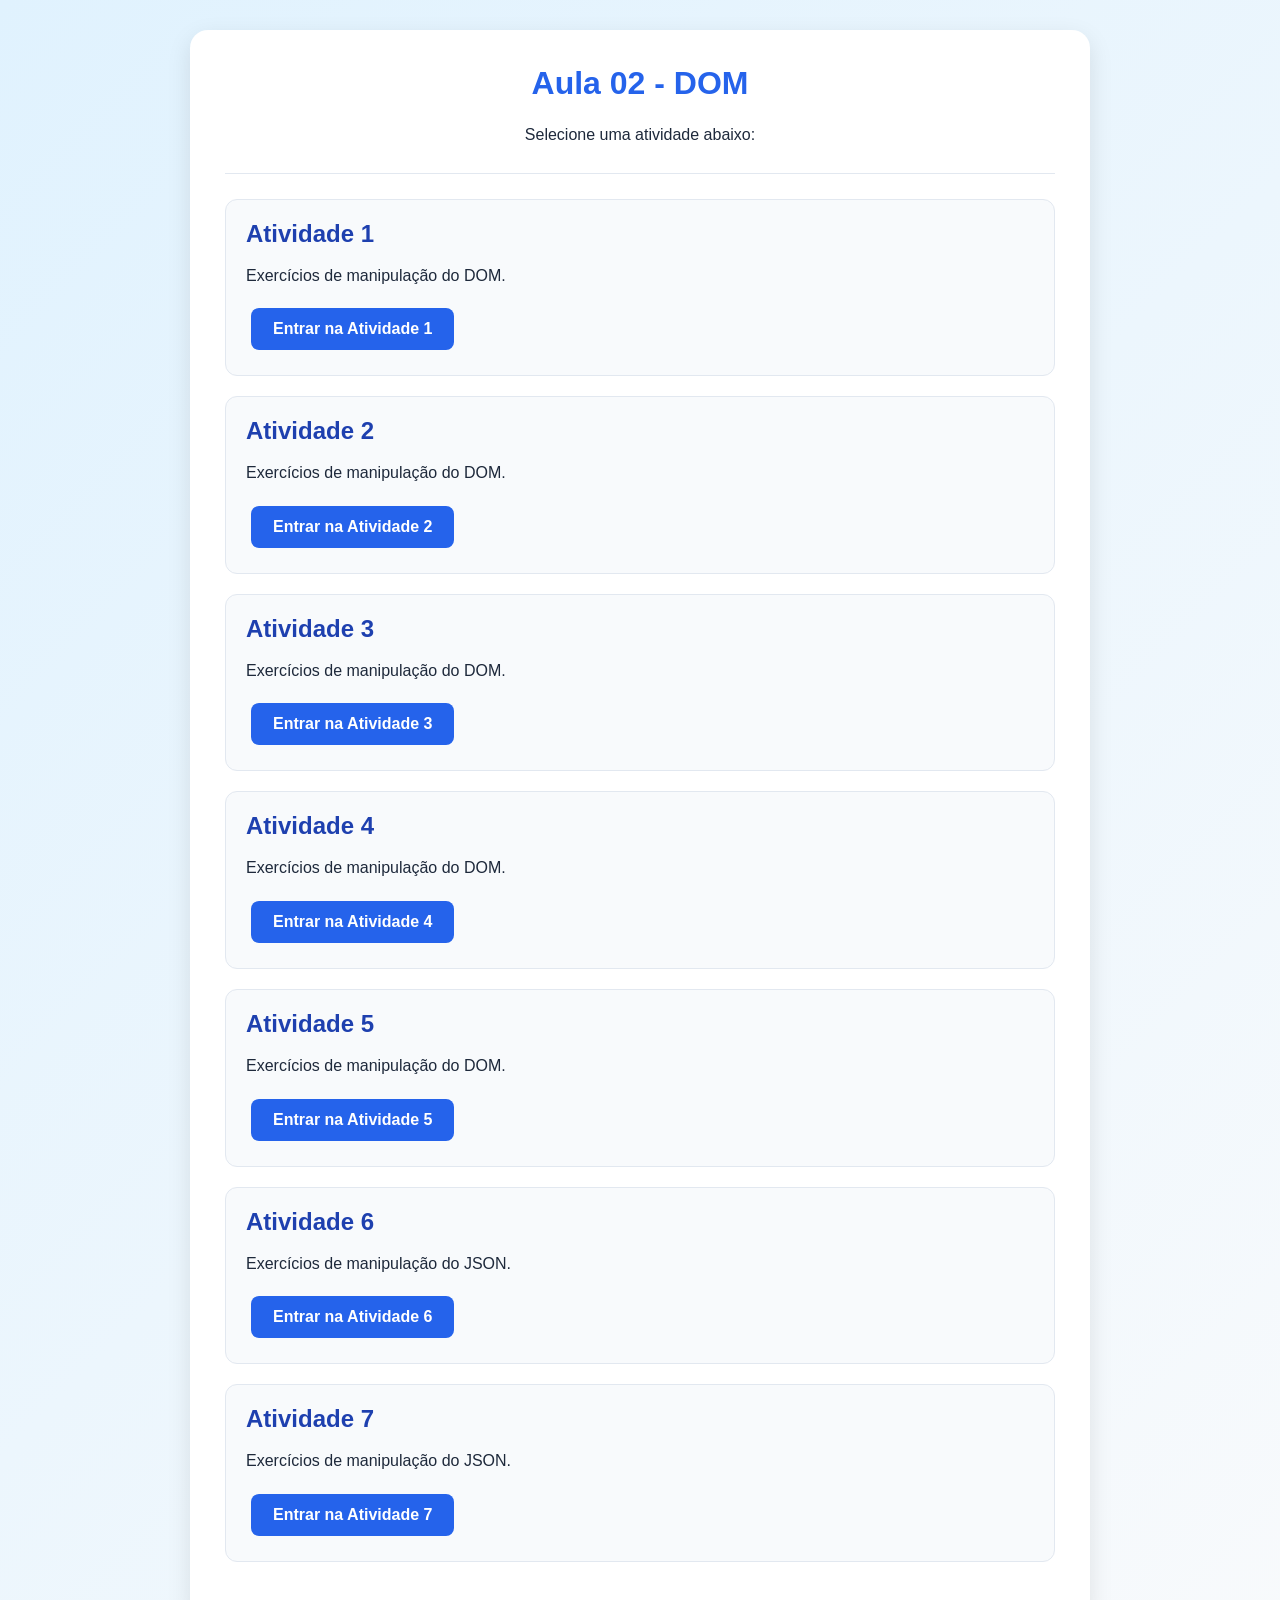
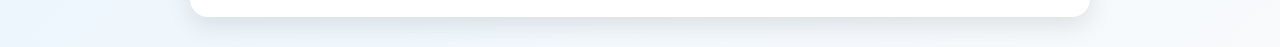
<file: aula02/index.html>
<!DOCTYPE html>
<html lang="pt-BR">

<head>
    <meta charset="UTF-8">
    <meta name="viewport" content="width=device-width, initial-scale=1.0">

    <title>Atividades</title>

    <link rel="stylesheet" href="css/style.css">
</head>

<body>

    <div class="container">

        <h1>Aula 02 - DOM</h1>

        <p class="centralizado">
            Selecione uma atividade abaixo:
        </p>

        <hr>

        <div class="card">
            <h2>Atividade 1</h2>
            <p>Exercícios de manipulação do DOM.</p>

            <a href="atividades/atividade1_dom/index.html">
                <button>Entrar na Atividade 1</button>
            </a>
        </div>

        <div class="card">
            <h2>Atividade 2</h2>
            <p>Exercícios de manipulação do DOM.</p>

            <a href="atividades/atividade2_dom/index.html">
                <button>Entrar na Atividade 2</button>
            </a>
        </div>

        <div class="card">
            <h2>Atividade 3</h2>
            <p>Exercícios de manipulação do DOM.</p>

            <a href="atividades/atividade3_dom/index.html">
                <button>Entrar na Atividade 3</button>
            </a>
        </div>

        <div class="card">
            <h2>Atividade 4</h2>
            <p>Exercícios de manipulação do DOM.</p>

            <a href="atividades/atividade4_dom/index.html">
                <button>Entrar na Atividade 4</button>
            </a>
        </div>

        <div class="card">
            <h2>Atividade 5</h2>
            <p>Exercícios de manipulação do DOM.</p>

            <a href="atividades/atividade5_dom/index.html">
                <button>Entrar na Atividade 5</button>
            </a>
        </div>

        <div class="card">
            <h2>Atividade 6</h2>
            <p>Exercícios de manipulação do JSON.</p>

            <a href="atividades/atividade6_json/index.html">
                <button>Entrar na Atividade 6</button>
            </a>
        </div>

        <div class="card">
            <h2>Atividade 7</h2>
            <p>Exercícios de manipulação do JSON.</p>

            <a href="atividades/atividade7_json/index.html">
                <button>Entrar na Atividade 7</button>
            </a>
        </div>

    </div>

</body>

</html>
</file>
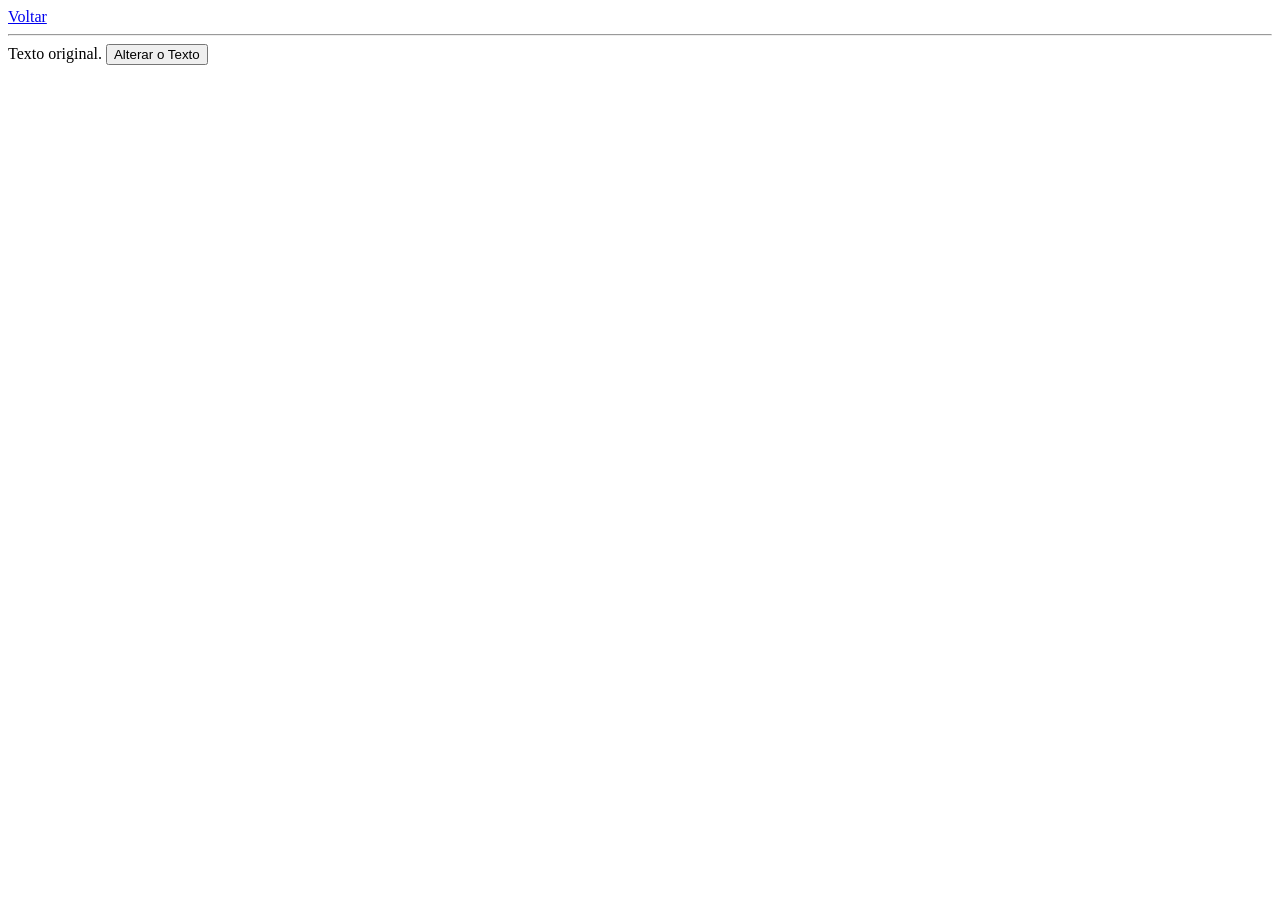
<file: aula02/atividades/index.html>
<!DOCTYPE html>
<html lang="en">
<head>
    <meta charset="UTF-8">
    <meta name="viewport" content="width=device-width, initial-scale=1.0">
    <title>Document</title>
</head>
<body>
    <a href="../../index.html">Voltar</a>

    <hr>

    <span id="spanTexto">Texto original.</span>
    <button id="btnAlterarTexto">Alterar o Texto</button>
    <script src="script.js" defer></script>
</body>
</html>
</file>
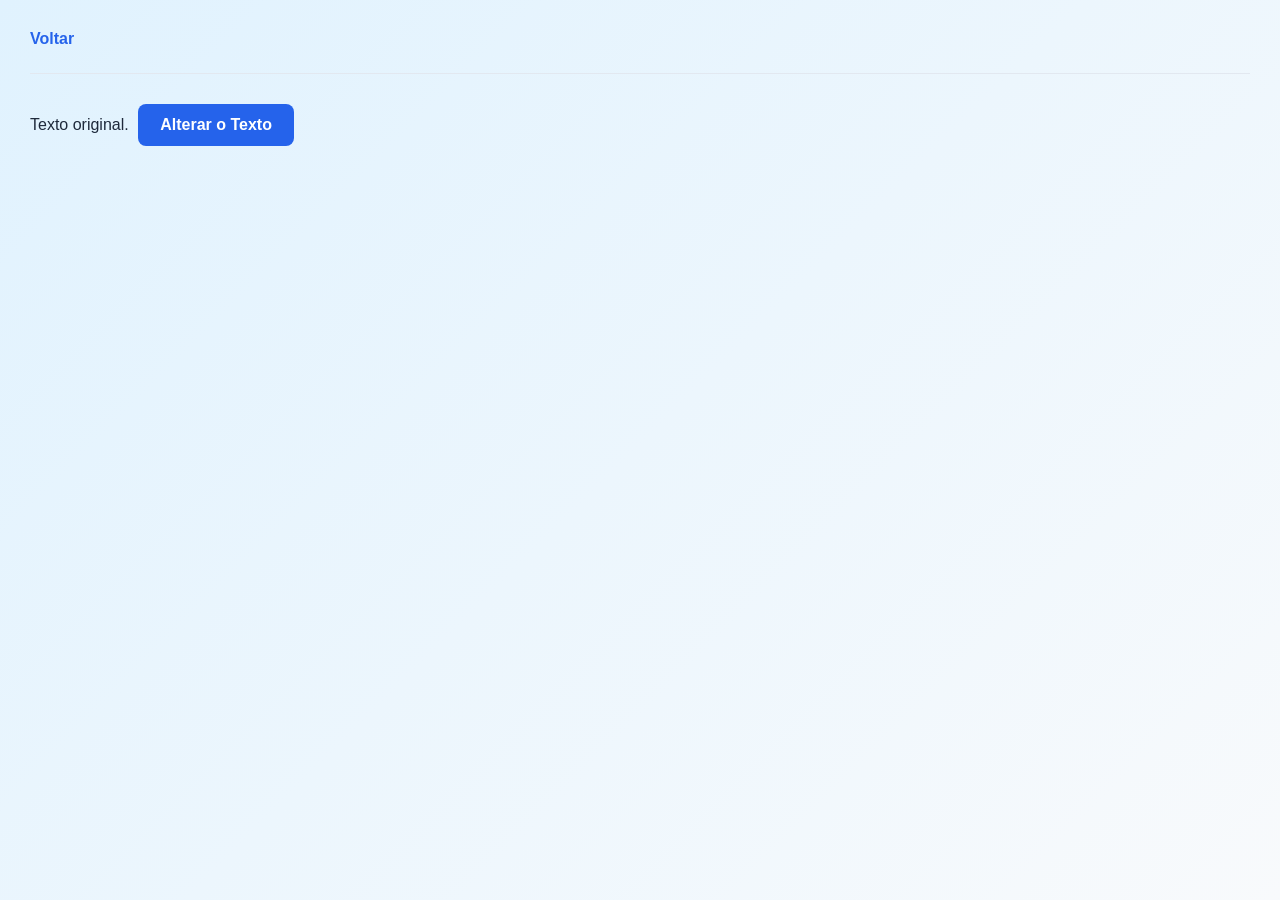
<file: aula02/atividades/atividade1_dom/index.html>
<!DOCTYPE html>
<html lang="en">
<head>
    <meta charset="UTF-8">
    <title>Document</title>
    <link rel="stylesheet" href="../../css/style.css">
</head>
<body>
    <a href="../../index.html">Voltar</a>

    <hr>

    <span id="spanTexto">Texto original.</span>
    <button id="btnAlterarTexto">Alterar o Texto</button>
    <script src="script.js" defer></script>
</body>
</html>
</file>
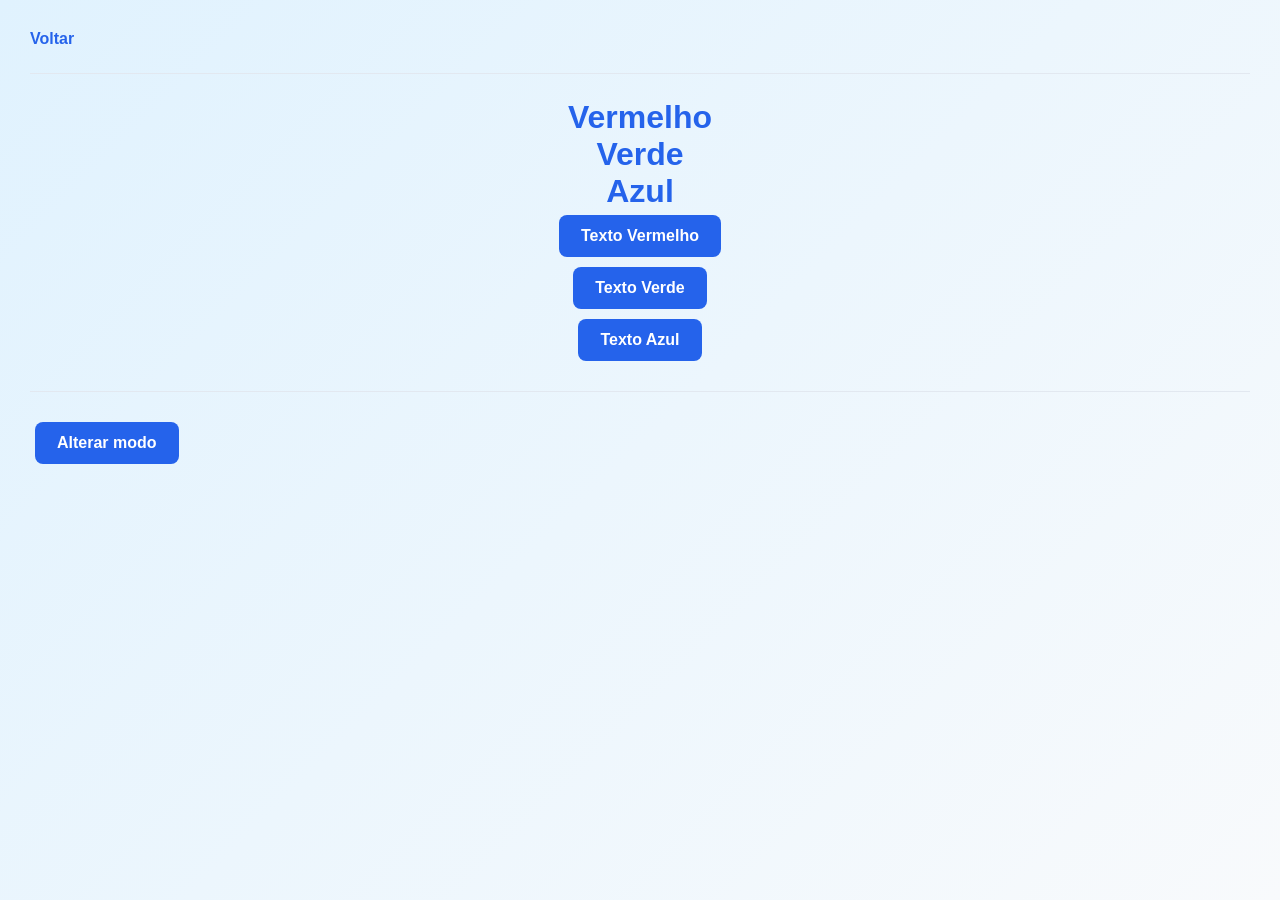
<file: aula02/atividades/atividade2_dom/index.html>
<!DOCTYPE html>
<html lang="en">
<head>
    <meta charset="UTF-8">
    <title>document</title>
    <link rel="stylesheet" href="../../css/style.css">
</head>
<body>
    <a href="../../index.html">Voltar</a>

    <hr>

    <h1>
        <span id="spanTextoVermelho">Vermelho</span><br>
        <span id="spanTextoVerde">Verde</span><br>
        <span id="spanTextoAzul">Azul</span><br>

        <button id="btnAlterarVermelho">Texto Vermelho</button><br>
        <button id="btnAlterarVerde">Texto Verde</button><br>
        <button id="btnAlterarAzul">Texto Azul</button>
    </h1>
    
    <hr>

    <button id="btnModo">Alterar modo</button>

    <script src="script.js" defer></script>
</body>
</html>
</file>
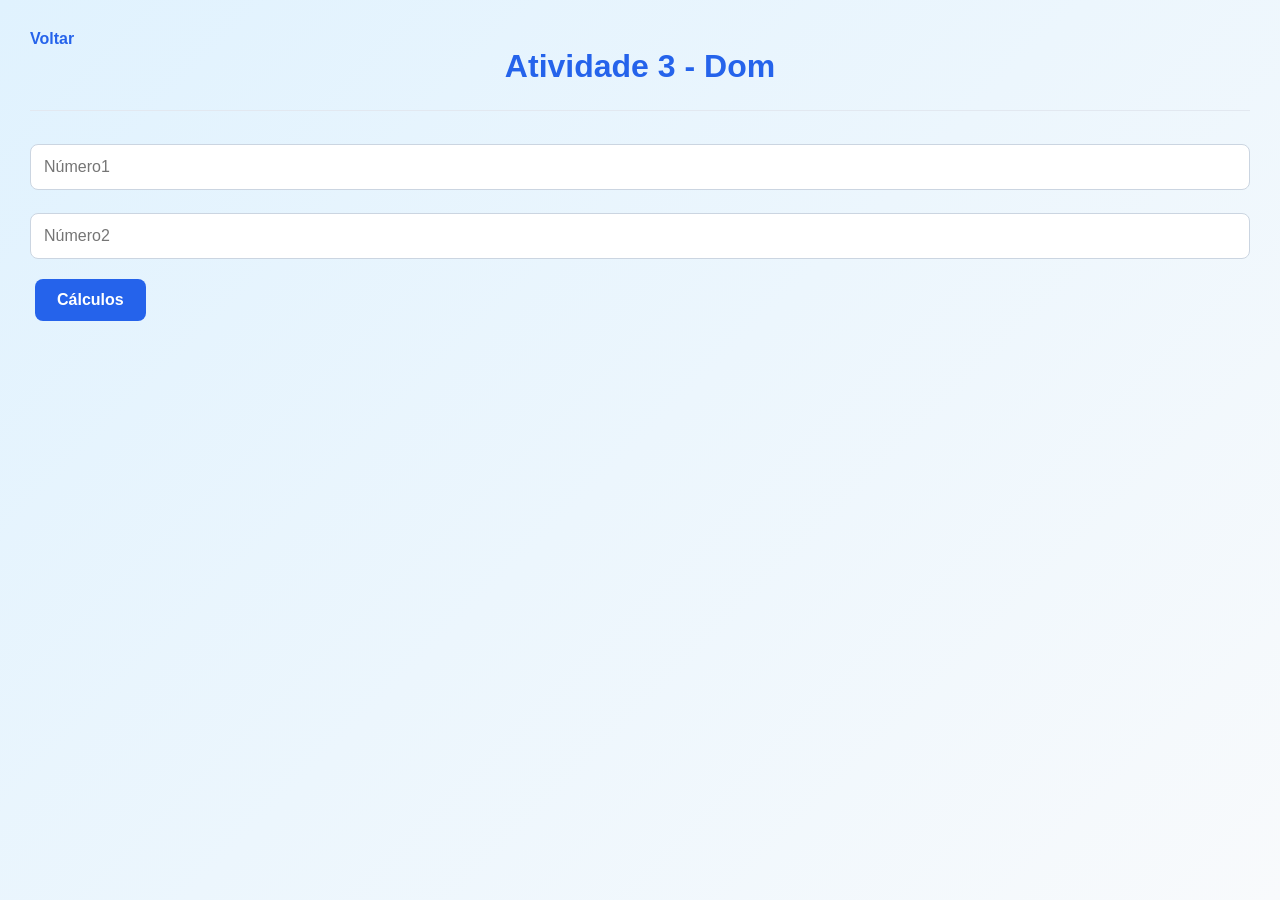
<file: aula02/atividades/atividade3_dom/index.html>
<!DOCTYPE html>
<html lang="en">
<head>
    <meta charset="UTF-8">
    <title>Interfaces Web II - 2° Semestre</title>
    <link rel="stylesheet" href="../../css/style.css">
</head>
<body>
    <a href="../../index.html">Voltar</a>
    <h1 id="titulo">Atividade 3 - Dom</h1>
    

    <hr>

    <input type="number" id="inputNumero1" min="1" max="999999" placeholder="Número1">
    <input type="number" id="inputNumero2" min="1" max="999999" placeholder="Número2">
    <button id="btnCalculos">Cálculos</button>

    <p id="psoma"></p>
    <p id="psubtracao"></p>
    <p id="pmultiplicacao"></p>
    <p id="pdivisao"></p>
    <p id="presto"></p>
    <p id="ppotencia"></p>

    <script src="script.js" defer></script>
</body>
</html>
</file>
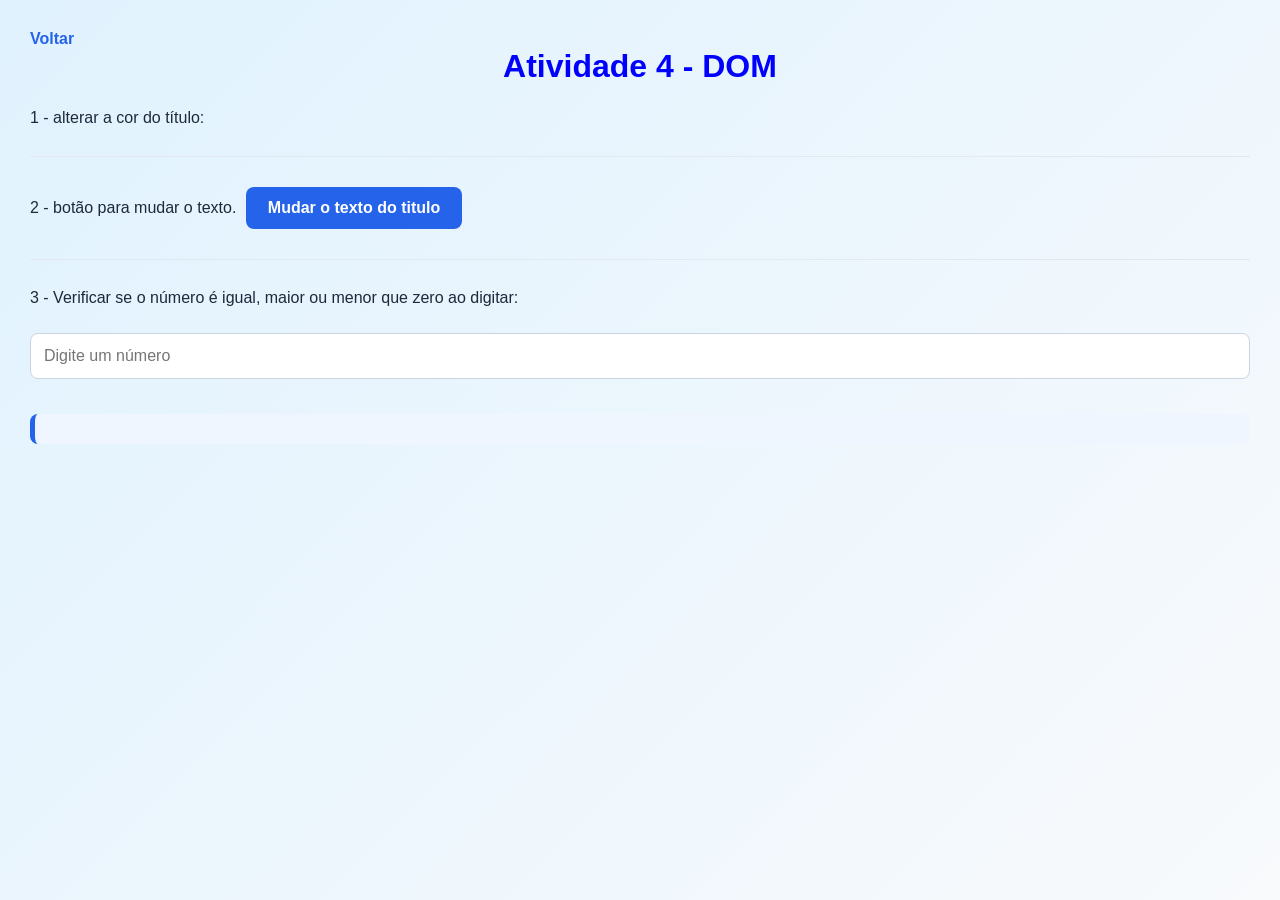
<file: aula02/atividades/atividade4_dom/index.html>
<!DOCTYPE html>
<html lang="en">
<head>
    <meta charset="UTF-8">
    <title>Avaliação</title>
    <link rel="stylesheet" href="../../css/style.css">
</head>
<body>

    <a href="../../index.html">Voltar</a>

<h1>
    <span id="spanTextoAzul">Atividade 4 - DOM</span>
</h1>

    <p>
    1 - alterar a cor do título:
    </p>

    <hr>
    <p>
        2 - botão para mudar o texto.
    <button id="btnAlterarTexto">Mudar o texto do titulo</button>
    </p>

    <hr>

    <p>
        3 - Verificar se o número é igual, maior ou menor que zero ao digitar:
    </p>
    <input type="number" id="numeroInput" placeholder="Digite um número">
    <p id="resultado"></p>


<script src="script.js" defer></script>
</body>
</html>
</file>
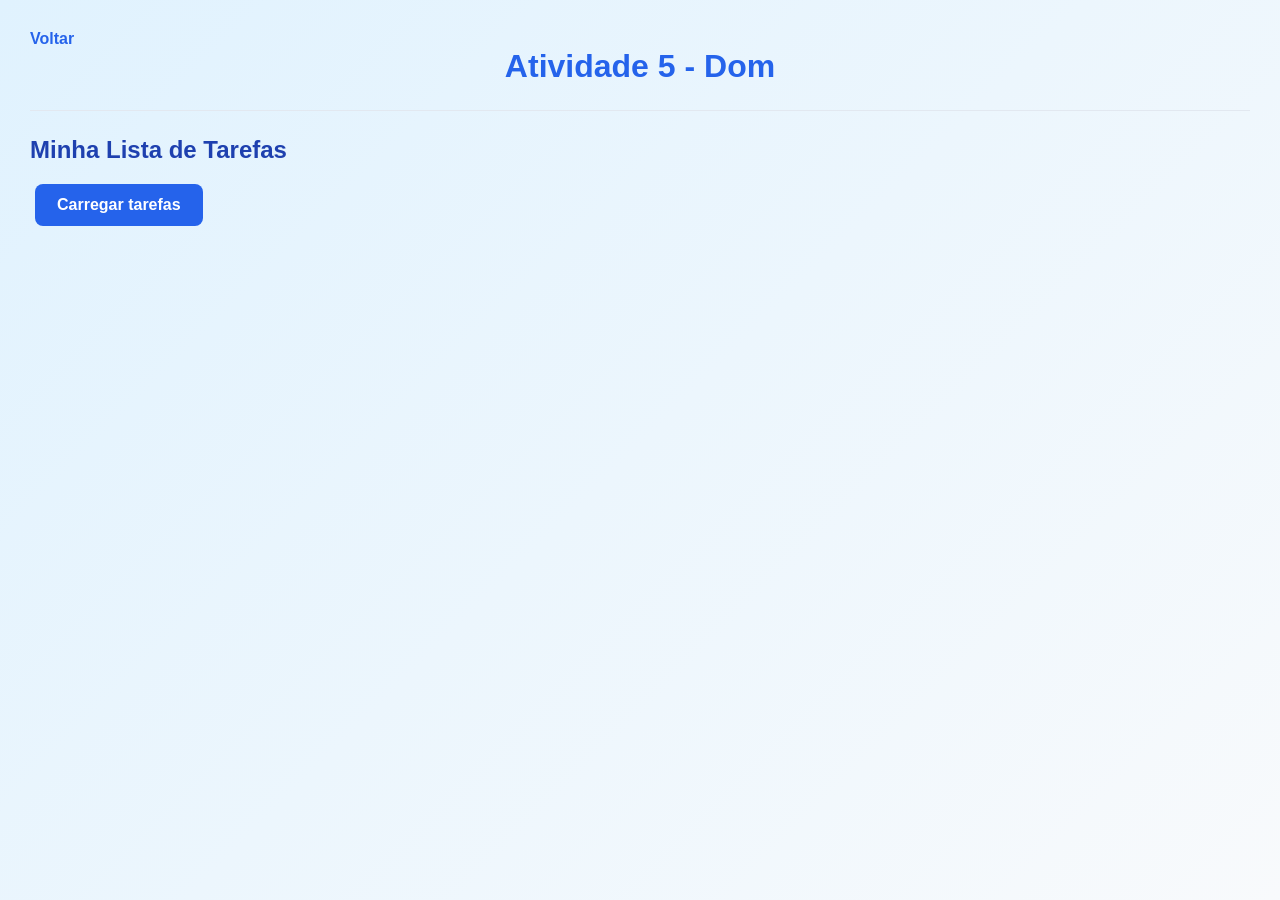
<file: aula02/atividades/atividade5_dom/index.html>
<!DOCTYPE html>
<html lang="en">
<head>
    <meta charset="UTF-8">
    <title>Interfaces Web II - 2° Semestre</title>
    <link rel="stylesheet" href="../../css/style.css">
</head>
<body>
    <a href="../../index.html">Voltar</a>
    <h1>Atividade 5 - Dom</h1>

    <hr>

    <h2>Minha Lista de Tarefas</h2>

    <button id="btnCarregar">Carregar tarefas</button>

    <div id="divContainer"></div>

    <script src="script.js" defer></script>
</body>
</html>
</file>
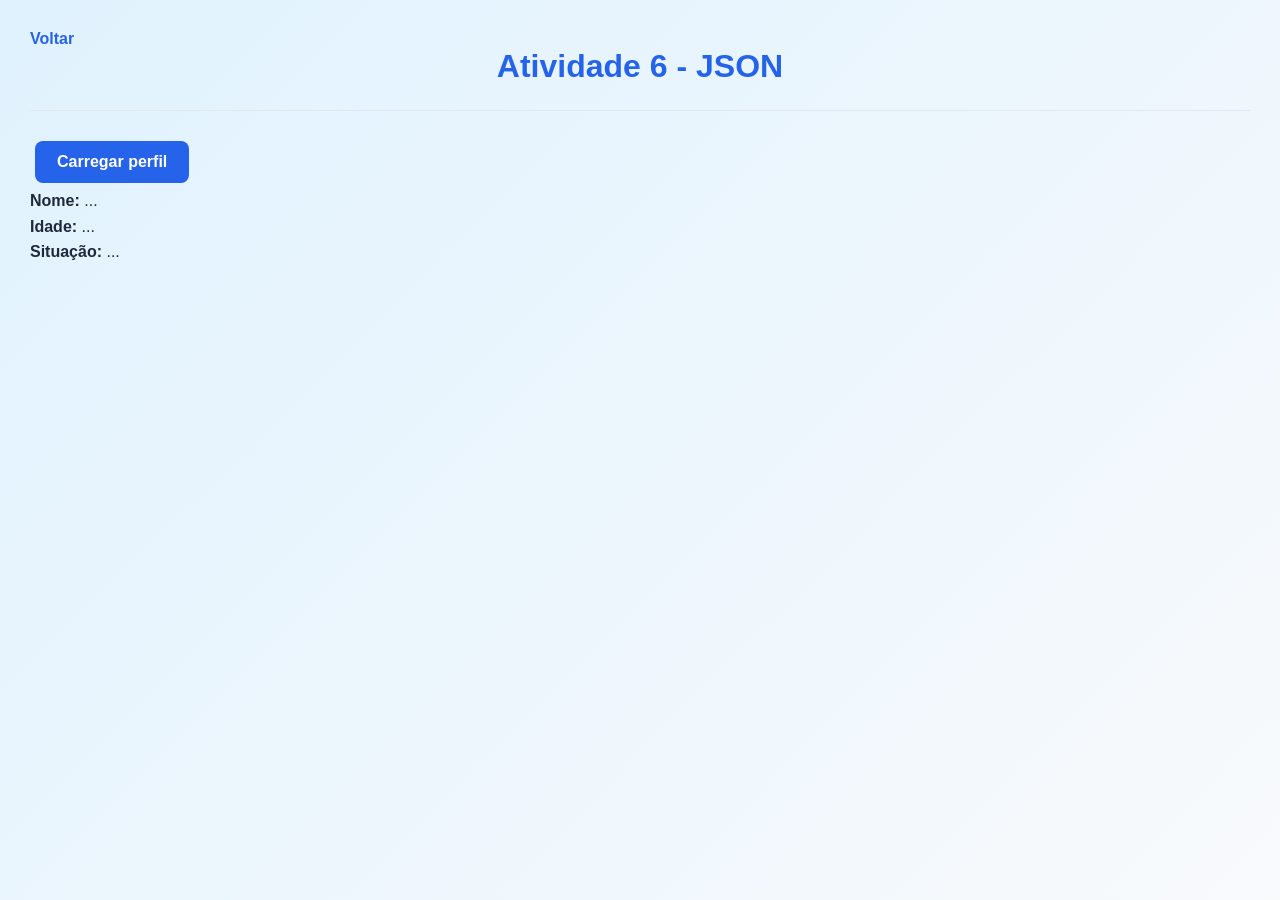
<file: aula02/atividades/atividade6_json/index.html>
<!DOCTYPE html>
<html lang="en">
<head>
    <meta charset="UTF-8">
    <title>Interfaces Web II - 2° Semestre</title>
    <link rel="stylesheet" href="../../css/style.css">
</head>
<body>
    <a href="../../index.html">Voltar</a>
    <h1>Atividade 6 - JSON</h1>

    <hr>

    <button id="btnCarregar">Carregar perfil</button>

    <div class="perfil">
        <p>
            <strong>Nome:</strong> <span id="nome-usuario">...</span><br>
            <strong>Idade:</strong> <span id="idade-usuario">...</span><br>
            <strong>Situação:</strong> <span id="situacao-usuario">...</span><br>
        </p>
    </div>

    <script src="script.js" defer></script>
</body>
</html>
</file>
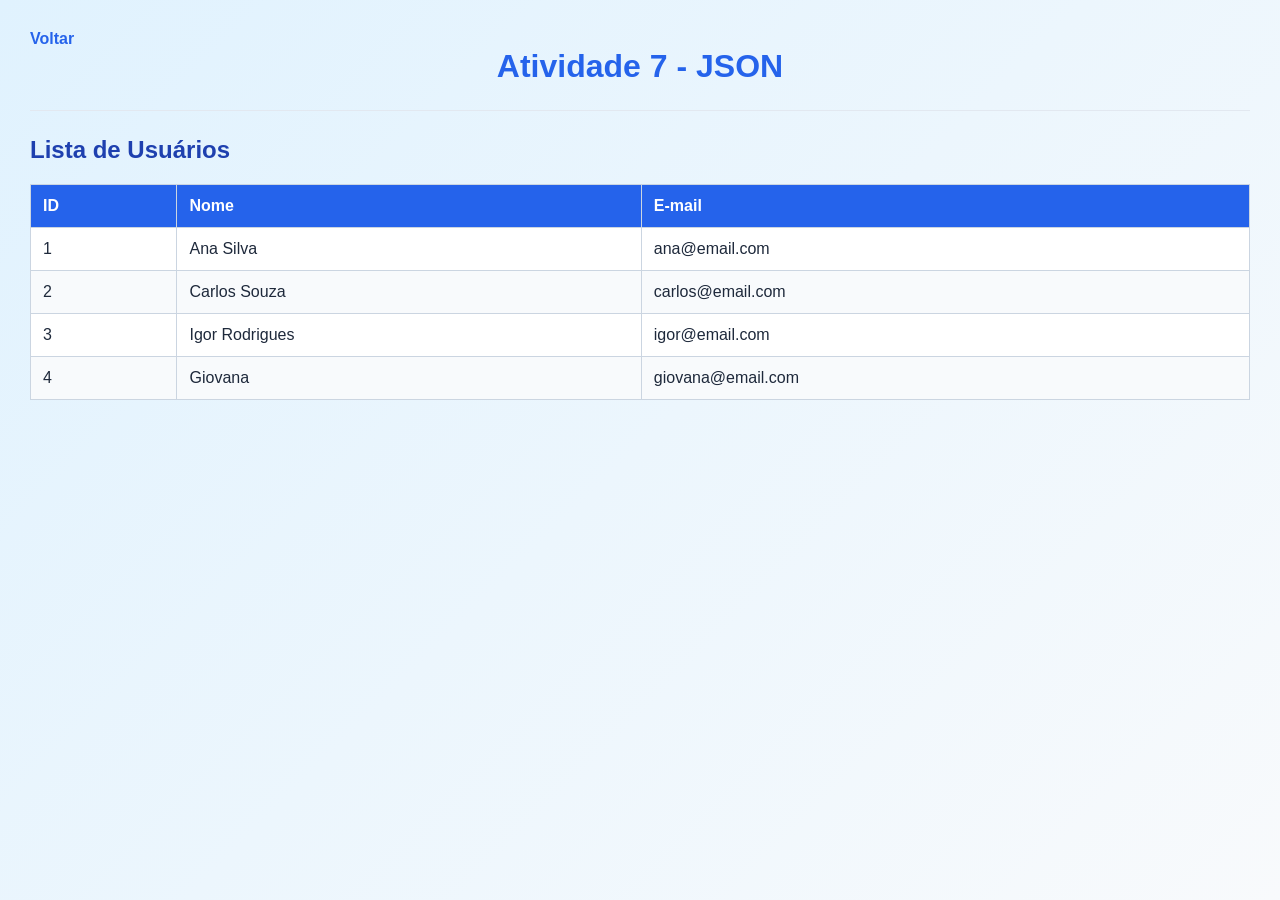
<file: aula02/atividades/atividade7_json/index.html>
<!DOCTYPE html>
<html lang="en">
<head>
    <meta charset="UTF-8">
    <title>Interfaces Web II - 2° Semestre</title>
    <link rel="stylesheet" href="../../css/style.css">
</head>
<body>
    <a href="../../index.html">Voltar</a>
    <h1>Atividade 7 - JSON</h1>
    <hr>

    <h2>Lista de Usuários</h2>

    <table>
        <thead>
            <tr>
                <th>ID</th>
                <th>Nome</th>
                <th>E-mail</th>
            </tr>
        </thead>
    <tbody id="tbodyCorpoTabela">
        <!-- Os dados do JSON serão inseridos aqui pelo JavaScript -->
    </tbody>
    </table>
    <script src="script.js" defer></script>
</body>
</html>
</file>
<file: aula02/css/style.css>
/* ================================
   ESTILO GERAL - AULA 02
================================ */

* {
    margin: 0;
    padding: 0;
    box-sizing: border-box;
}

body {
    font-family: Arial, Helvetica, sans-serif;
    background: linear-gradient(135deg, #e0f2fe, #f8fafc);
    color: #1e293b;
    min-height: 100vh;
    padding: 30px;
}

/* CONTAINER PRINCIPAL */

.container {
    width: 90%;
    max-width: 900px;
    margin: 0 auto;
    background-color: #ffffff;
    padding: 35px;
    border-radius: 18px;
    box-shadow: 0 8px 25px rgba(0, 0, 0, 0.10);
}

/* TÍTULOS */

h1 {
    text-align: center;
    color: #2563eb;
    margin-bottom: 20px;
    font-size: 32px;
}

h2 {
    color: #1e40af;
    margin-bottom: 15px;
}

h3 {
    color: #334155;
    margin-bottom: 10px;
}

p {
    margin-bottom: 15px;
    line-height: 1.6;
}

/* LINHA/SEPARADOR */

hr {
    border: none;
    height: 1px;
    background-color: #e2e8f0;
    margin: 25px 0;
}

/* INPUTS */

input,
select,
textarea {
    width: 100%;
    padding: 13px;
    margin: 8px 0 15px;
    border: 1px solid #cbd5e1;
    border-radius: 8px;
    font-size: 16px;
    font-family: inherit;
    outline: none;
    transition: 0.2s;
}

input:focus,
select:focus,
textarea:focus {
    border-color: #2563eb;
    box-shadow: 0 0 0 3px rgba(37, 99, 235, 0.15);
}

/* BOTÕES */

button {
    background-color: #2563eb;
    color: white;
    border: none;
    padding: 12px 22px;
    border-radius: 8px;
    cursor: pointer;
    font-size: 16px;
    font-weight: bold;
    transition: all 0.2s ease;
    margin: 5px;
}

button:hover {
    background-color: #1d4ed8;
    transform: translateY(-2px);
    box-shadow: 0 5px 12px rgba(37, 99, 235, 0.25);
}

button:active {
    transform: translateY(0);
}

/* LINKS */

a {
    color: #2563eb;
    text-decoration: none;
    font-weight: bold;
}

a:hover {
    text-decoration: underline;
}

/* CARDS */

.card {
    background-color: #f8fafc;
    border: 1px solid #e2e8f0;
    border-radius: 12px;
    padding: 20px;
    margin: 20px 0;
    transition: 0.2s;
}

.card:hover {
    box-shadow: 0 5px 15px rgba(0, 0, 0, 0.08);
    transform: translateY(-2px);
}

/* RESULTADOS */

#resultado {
    margin-top: 20px;
    padding: 15px;
    background-color: #eff6ff;
    border-left: 5px solid #2563eb;
    border-radius: 8px;
    min-height: 20px;
}

/* QUALQUER ELEMENTO COM CLASSE RESULTADO */

.resultado {
    margin-top: 20px;
    padding: 15px;
    background-color: #eff6ff;
    border-left: 5px solid #2563eb;
    border-radius: 8px;
}

/* MENSAGEM DE SUCESSO */

.sucesso {
    color: #166534;
    background-color: #dcfce7;
    border: 1px solid #86efac;
    padding: 12px;
    border-radius: 8px;
    margin-top: 15px;
}

/* MENSAGEM DE ERRO */

.erro {
    color: #991b1b;
    background-color: #fee2e2;
    border: 1px solid #fca5a5;
    padding: 12px;
    border-radius: 8px;
    margin-top: 15px;
}

/* LISTAS */

ul,
ol {
    margin: 15px 0;
    padding-left: 25px;
}

li {
    margin-bottom: 8px;
}

/* TABELAS */

table {
    width: 100%;
    border-collapse: collapse;
    margin-top: 20px;
    background-color: white;
}

th,
td {
    padding: 12px;
    border: 1px solid #cbd5e1;
    text-align: left;
}

th {
    background-color: #2563eb;
    color: white;
}

tr:nth-child(even) {
    background-color: #f8fafc;
}

tr:hover {
    background-color: #eff6ff;
}

/* LABELS */

label {
    display: block;
    margin-top: 10px;
    margin-bottom: 5px;
    font-weight: bold;
    color: #334155;
}

/* CHECKBOX E RADIO */

input[type="checkbox"],
input[type="radio"] {
    width: auto;
    margin-right: 8px;
    box-shadow: none;
}

/* IMAGENS */

img {
    max-width: 100%;
    height: auto;
    border-radius: 10px;
}

/* ÁREA DE CÓDIGO */

pre {
    background-color: #0f172a;
    color: #e2e8f0;
    padding: 20px;
    border-radius: 10px;
    overflow-x: auto;
    margin: 15px 0;
}

code {
    font-family: Consolas, monospace;
}

/* BOTÃO SECUNDÁRIO */

.btn-secundario {
    background-color: #64748b;
}

.btn-secundario:hover {
    background-color: #475569;
}

/* BOTÃO DE PERIGO */

.btn-perigo {
    background-color: #dc2626;
}

.btn-perigo:hover {
    background-color: #b91c1c;
}

/* BOTÃO DE SUCESSO */

.btn-sucesso {
    background-color: #16a34a;
}

.btn-sucesso:hover {
    background-color: #15803d;
}

/* FLEX */

.flex {
    display: flex;
    gap: 15px;
    align-items: center;
    flex-wrap: wrap;
}

/* CENTRALIZAR */

.centralizado {
    text-align: center;
}

/* ESPAÇAMENTOS */

.mt-10 {
    margin-top: 10px;
}

.mt-20 {
    margin-top: 20px;
}

.mt-30 {
    margin-top: 30px;
}

.mb-10 {
    margin-bottom: 10px;
}

.mb-20 {
    margin-bottom: 20px;
}

.mb-30 {
    margin-bottom: 30px;
}

/* RESPONSIVIDADE */

@media (max-width: 600px) {

    body {
        padding: 15px;
    }

    .container {
        width: 100%;
        padding: 20px;
    }

    h1 {
        font-size: 26px;
    }

    h2 {
        font-size: 21px;
    }

    button {
        width: 100%;
        margin: 5px 0;
    }

    .flex {
        flex-direction: column;
        align-items: stretch;
    }

    table {
        font-size: 14px;
    }
}
</file>
